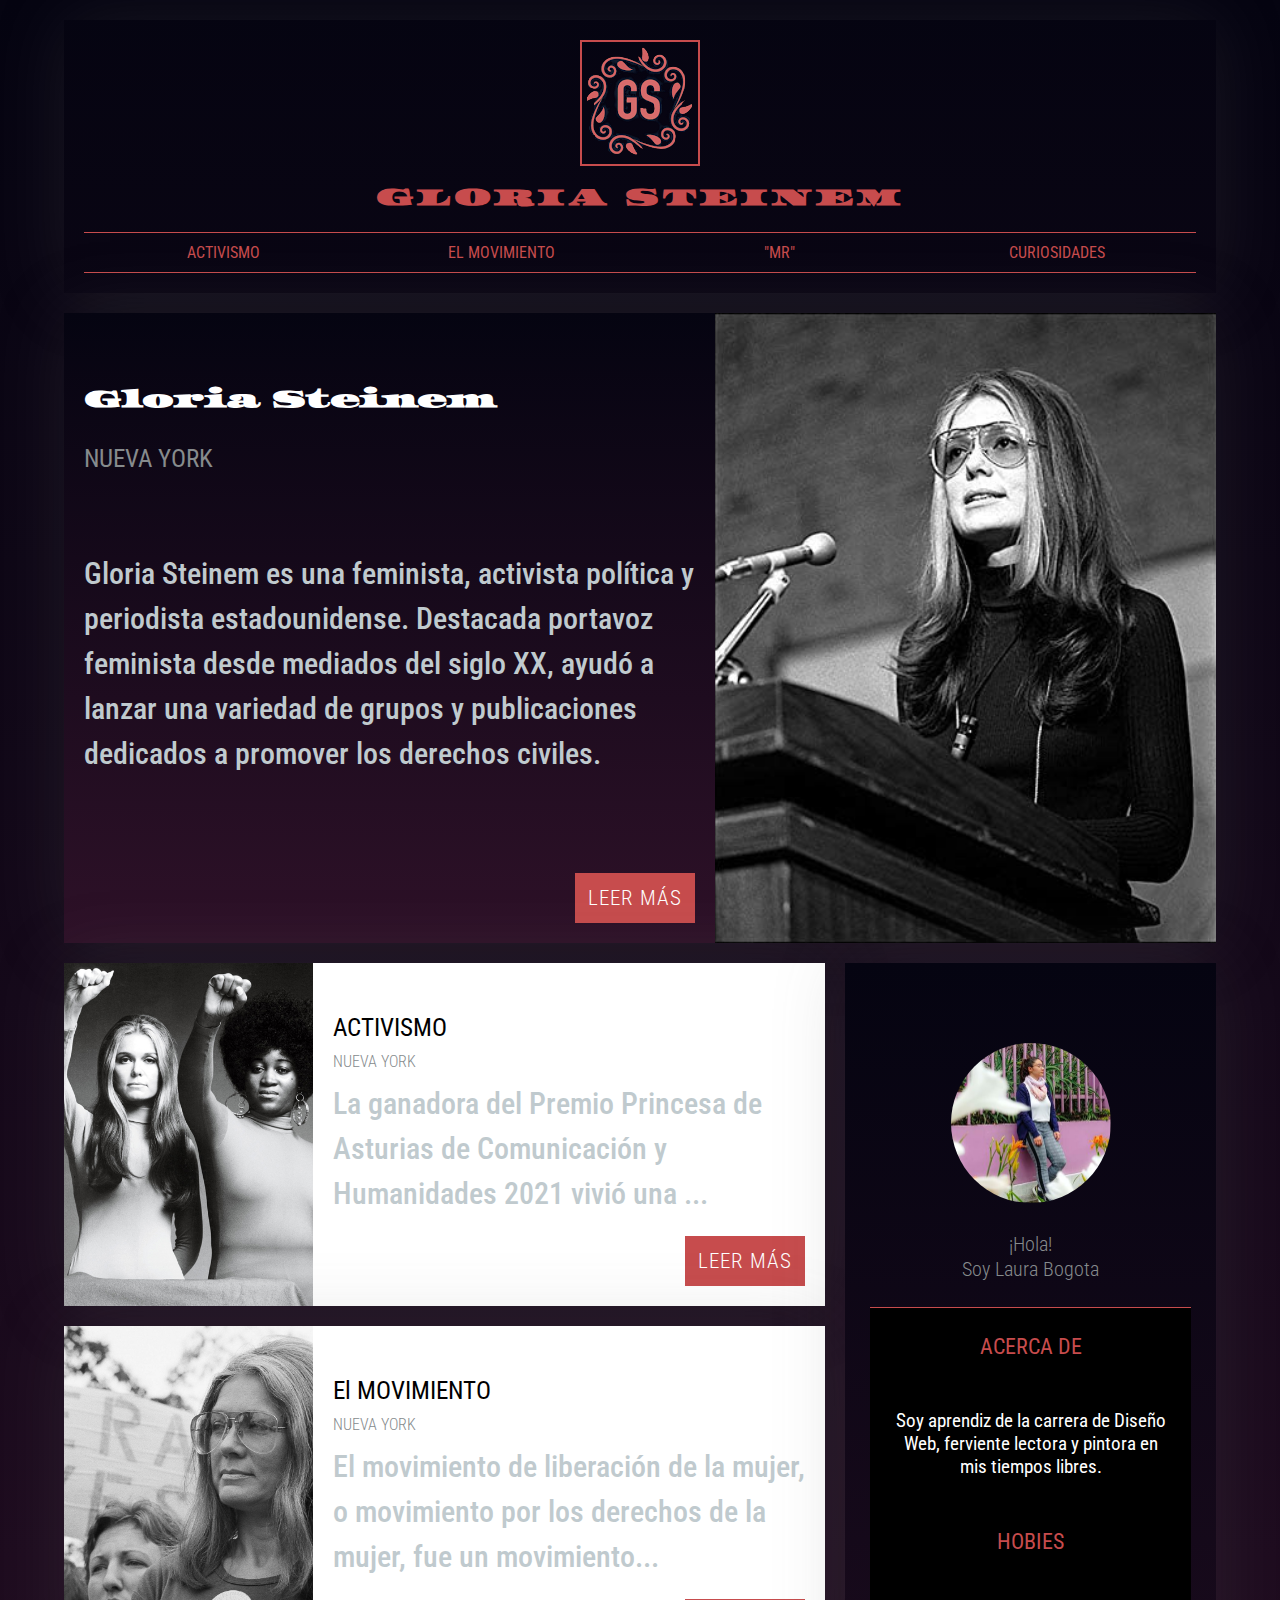
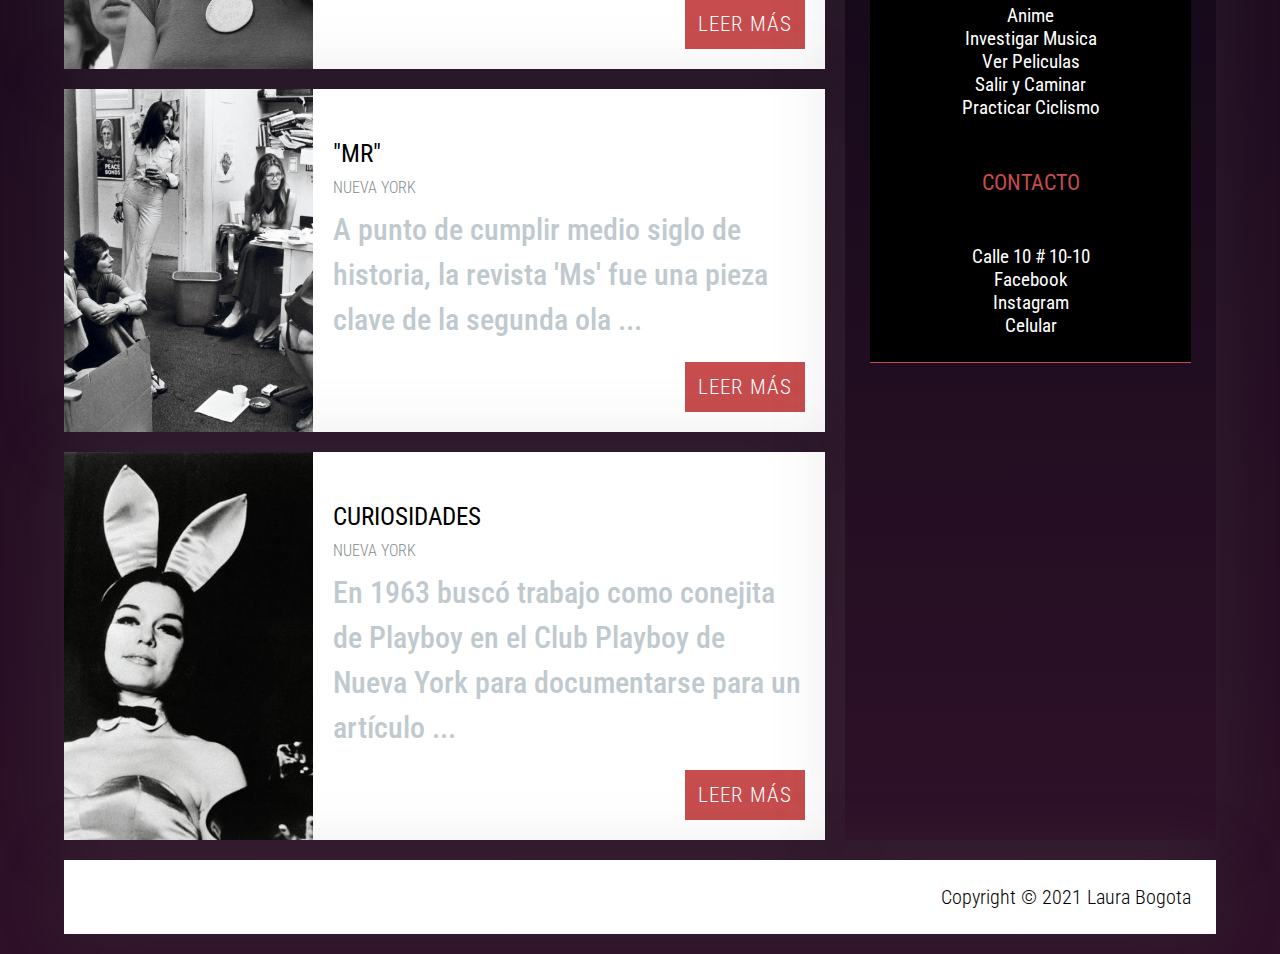
<file: index.html>
<!DOCTYPE html>
<html lang="es">
	<head>
		<meta charset="UTF-8" />
		<meta name="viewport" content="width=device-width, initial-scale=1.0" />
		<meta http-equiv="X-UA-Compatible" content="ie=edge" />
		<title>Bibliografia</title>
		<link href="https://fonts.googleapis.com/css?family=Roboto+Condensed:300,400,700&display=swap" rel="stylesheet"/>
		<link href="https://fonts.googleapis.com/css2?family=Asset&display=swap" rel="stylesheet">
		<link rel="stylesheet" href="style.css" />
        <link rel="shortcut icon" href="img/logo.png">
	</head>
	<body>
		<div class="contenedor">
			<header class="header">
				<div class="logo">
					<p class="iniciales-logo"><img src="img/logo.png" alt=""></p>
					<a href="index.html"><h1>Gloria Steinem</h1></a>
				</div>
				<nav class="menu">
					<a href="activismo.html">Activismo</a>
					<a href="movimiento.html">El Movimiento</a>
					<a href="mr.html">"MR"</a>
					<a href="curiosidades.html">Curiosidades</a>
				</nav>
			</header>

			<article class="articulo destacado">
				<div class="contenedor-texto">
					
					<img src="img/index.jpg" alt="" class="ver"/>
						
					<div>
						<h2 class="titulo-destacado">Gloria Steinem</h2>
						<p class="fecha">
							<time class="subtitulo">NUEVA YORK</time>
						</p> 
					</div>
					<p class="extracto">
						Gloria Steinem es una feminista, activista política y periodista estadounidense. Destacada portavoz feminista desde mediados del siglo XX, ayudó a lanzar una variedad de grupos y publicaciones dedicados a promover los derechos civiles.
					</p>
					<a href="activismo.html" class="btn-link">Leer más</a>
				</div>
				<div class="contenedor-thumbnail">
					<a href="activismo.html">
						<img src="img/index.jpg" alt="" class="esconder"/>
					</a>
				</div>
			</article>

			<main class="contenido">
				<article class="articulo">
					<div class="contenedor-thumbnail">
						<a href="activismo.html"><img src="img/acti.jpg" alt="" /></a>
					</div>
					<div class="contenedor-texto">
						<div>
							<h2 class="titulo">
								<a href="activismo.html">ACTIVISMO</a>
							</h2>
							<p class="subtitulo">
								<time>NUEVA YORK</time>
							</p>
						</div>
						<p class="extracto">
							La ganadora del Premio Princesa de Asturias de Comunicación y Humanidades 2021 vivió una ...
						</p>
						<a href="activismo.html" class="btn-link">Leer más</a>
					</div>
				</article>

				<article class="articulo">
					<div class="contenedor-thumbnail">
						<a href="movimiento.html"><img src="img/mov.jpg" alt="" /></a>
					</div>
					<div class="contenedor-texto">
						<div>
							<h2 class="titulo">
								<a href="movimiento.html">El MOVIMIENTO</a>
							</h2>
							<p class="subtitulo">
								<time>NUEVA YORK</time>
							</p>
						</div>
						<p class="extracto">
							El movimiento de liberación de la mujer, o movimiento por los derechos de la mujer, fue un movimiento...
						</p>
						<a href="movimiento.html" class="btn-link">Leer más</a>
					</div>
				</article>

				<article class="articulo">
					<div class="contenedor-thumbnail">
						<a href="mr.html"><img src="img/mr.jpg" alt="" /></a>
					</div>
					<div class="contenedor-texto">
						<div>
							<h2 class="titulo">
								<a href="mr.html">"MR"</a>
							</h2>
							<p class="subtitulo">
								<time>NUEVA YORK</time>
							</p>
						</div>
						<p class="extracto">
							A punto de cumplir medio siglo de historia, la revista 'Ms' fue una pieza clave de la segunda ola ...
						</p>
						<a href="mr.html" class="btn-link">Leer más</a>
					</div>
				</article>

				<article class="articulo">
					<div class="contenedor-thumbnail">
						<a href="curiosidades.html"><img src="img/curi.jpg" alt="" /></a>
					</div>
					<div class="contenedor-texto">
						<div>
							<h2 class="titulo">
								<a href="curiosidades.html">CURIOSIDADES</a>
							</h2>
							<p class="subtitulo">
								<time>NUEVA YORK</time>
							</p>
						</div>
						<p class="extracto">
							En 1963 buscó trabajo como conejita de Playboy en el Club Playboy de Nueva York para documentarse para un artículo ... 
						</p>
						<a href="curiosidades.html" class="btn-link">Leer más</a>
					</div>
				</article>
			</main>

			<aside class="sidebar">
				<div class="acerca-de">
					<img src="img/yo.png" class="img-perfil" alt="" />

					<div class="bio">
						<p class="titulo">¡Hola!</p>
						<p>
							Soy Laura Bogota
						</p>
					</div>
				</div>
				<nav class="menu">
					<a href="#">Acerca de</a>
					<time class="datos">Soy aprendiz de la carrera de Diseño Web, ferviente lectora y pintora en mis tiempos libres.  </time>
					<a href="#">Hobies</a>
					<time class="datos">
						<ul>
							<li>Anime</li>
							<li>Investigar Musica</li>
							<li>Ver Peliculas</li>
							<li>Salir y Caminar</li>
							<li>Practicar Ciclismo</li>
						</ul>
					</time>
					<a href="#">Contacto</a>
					<time class="datos">
						<ul>
							<li>Calle 10 # 10-10</li>
							<li>Facebook</li>
							<li>Instagram</li>
							<li>Celular</li>
						</ul>
					</time>
				</nav>
			</aside>

			<footer class="footer">
				<p>Copyright © 2021 Laura Bogota</p>
			</footer>
		</div>
	</body>
</html>
</file>
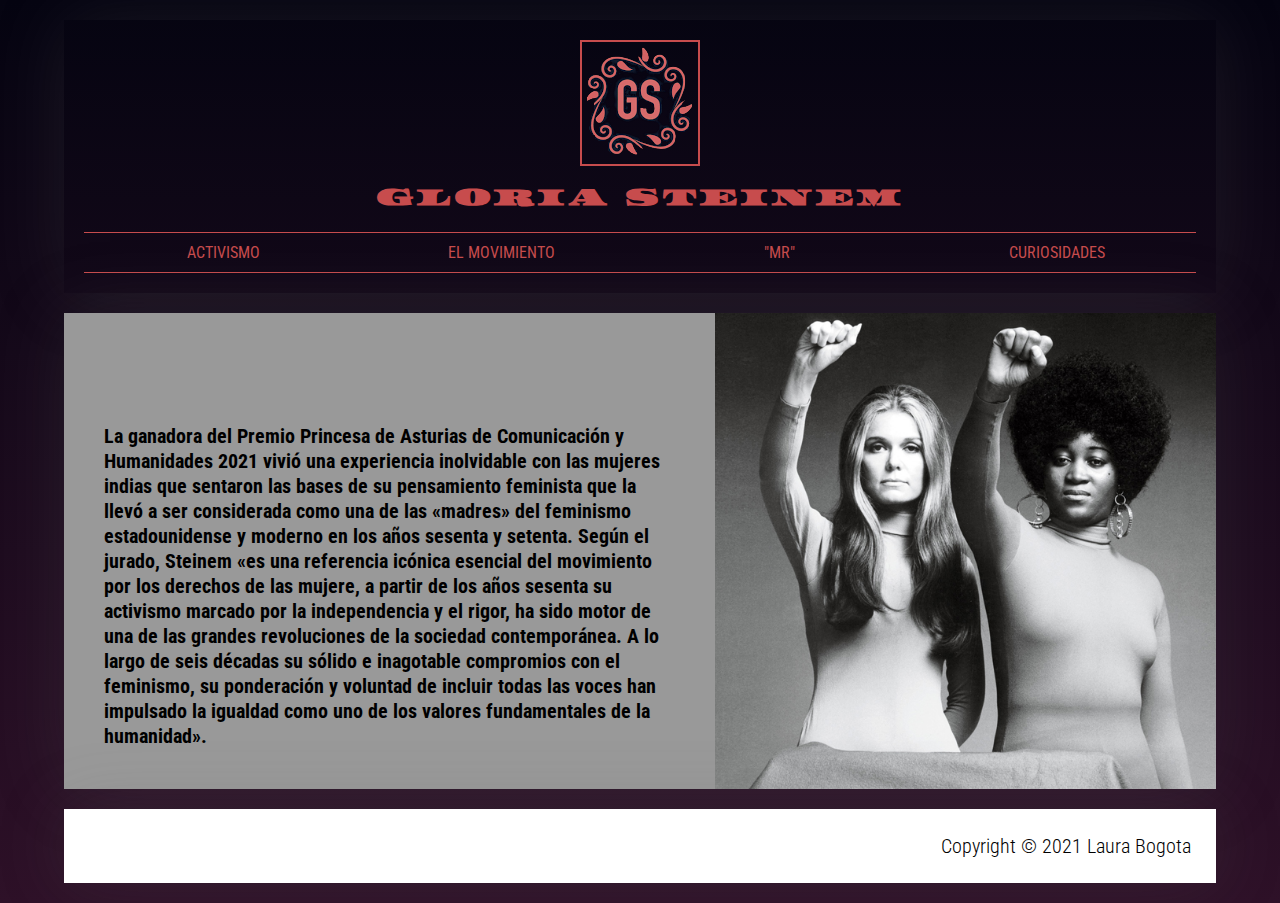
<file: activismo.html>
<!DOCTYPE html>
<html lang="es">
	<head>
		<meta charset="UTF-8" />
		<meta name="viewport" content="width=device-width, initial-scale=1.0" />
		<meta http-equiv="X-UA-Compatible" content="ie=edge" />
		<title>Bibliografia</title>
		<link href="https://fonts.googleapis.com/css?family=Roboto+Condensed:300,400,700&display=swap" rel="stylesheet"/>
		<link href="https://fonts.googleapis.com/css2?family=Asset&display=swap" rel="stylesheet">
		<link rel="stylesheet" href="style.css" />
        <link rel="shortcut icon" href="img/logo.png">
	</head>
	<body>
		<div class="contenedorActi">
			<header class="header">
				<div class="logo">
					<p class="iniciales-logo"><img src="img/logo.png" alt=""></p>
					<a href="index.html"><h1>Gloria Steinem</h1></a>
				</div>
				<nav class="menu">
					<a href="activismo.html">Activismo</a>
					<a href="movimiento.html">El Movimiento</a>
					<a href="mr.html">"MR"</a>
					<a href="curiosidades.html">Curiosidades</a>
				</nav>
			</header>

			<article class="articulo destacado-todas">
				<div class="contenedor-texto-todas">
					
					<img src="img/acti.jpg" alt="" class="ver"/>
					<div class="centrar">
                        <p class="articulo-todas">
                            La ganadora del Premio Princesa de Asturias de Comunicación y Humanidades 2021 vivió una experiencia inolvidable con las mujeres indias que sentaron las bases de su pensamiento feminista que la llevó a ser considerada como una de las «madres» del feminismo estadounidense y moderno en los años sesenta y setenta. Según el jurado, Steinem «es una referencia icónica esencial del movimiento por los derechos de las mujere, a partir de los años sesenta su activismo marcado por la independencia y el rigor, ha sido motor de una de las grandes revoluciones de la sociedad contemporánea. A lo largo de seis décadas su sólido e inagotable compromios con el feminismo, su ponderación y voluntad de incluir todas las voces han impulsado la igualdad como uno de los valores fundamentales de la humanidad».
                        </p>
                    </div>	
				</div>
				<div class="contenedor-thumbnail">
					<a href="#">
						<img src="img/acti.jpg" alt="" class="esconder"/>
					</a>
				</div>
			</article>

			<footer class="footer">
				<p>Copyright © 2021 Laura Bogota</p>
			</footer>
		</div>
	</body>
</html>
</file>
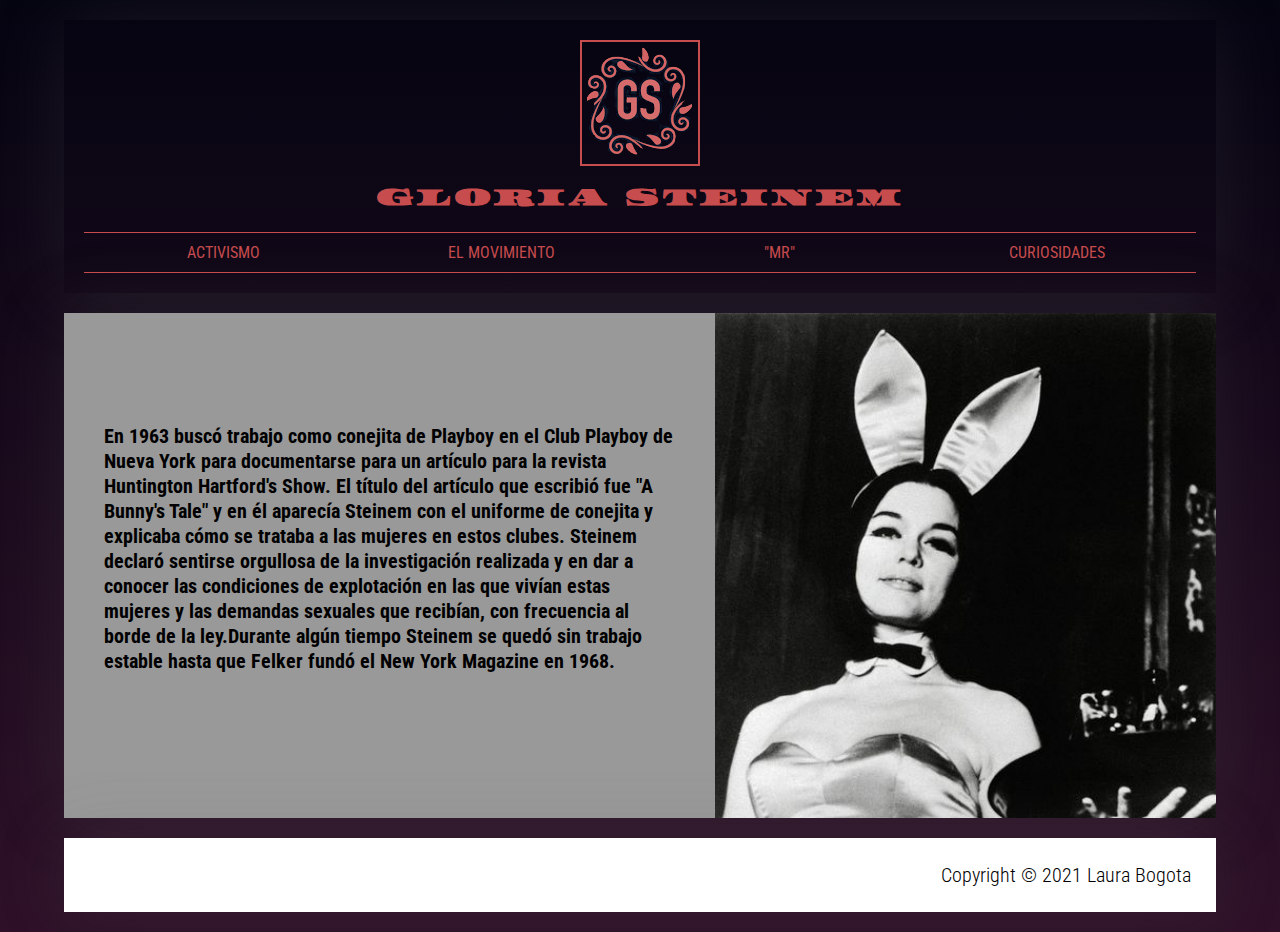
<file: curiosidades.html>
<!DOCTYPE html>
<html lang="es">
	<head>
		<meta charset="UTF-8" />
		<meta name="viewport" content="width=device-width, initial-scale=1.0" />
		<meta http-equiv="X-UA-Compatible" content="ie=edge" />
		<title>Bibliografia</title>
		<link href="https://fonts.googleapis.com/css?family=Roboto+Condensed:300,400,700&display=swap" rel="stylesheet"/>
		<link href="https://fonts.googleapis.com/css2?family=Asset&display=swap" rel="stylesheet">
		<link rel="stylesheet" href="style.css" />
        <link rel="shortcut icon" href="img/logo.png">
	</head>
	<body>
		<div class="contenedorActi">
			<header class="header">
				<div class="logo">
					<p class="iniciales-logo"><img src="img/logo.png" alt=""></p>
					<a href="index.html"><h1>Gloria Steinem</h1></a>
				</div>
				<nav class="menu">
					<a href="activismo.html">Activismo</a>
					<a href="movimiento.html">El Movimiento</a>
					<a href="mr.html">"MR"</a>
					<a href="curiosidades.html">Curiosidades</a>
				</nav>
			</header>

			<article class="articulo destacado-todas">
				<div class="contenedor-texto-todas">
					
					<img src="img/curi.jpg" alt="" class="ver"/>
					<div class="centrar">
                        <p class="articulo-todas">
							En 1963 buscó trabajo como conejita de Playboy en el Club Playboy de Nueva York para documentarse para un artículo para la revista Huntington Hartford's Show. El título del artículo que escribió fue "A Bunny's Tale" y en él aparecía Steinem con el uniforme de conejita y explicaba cómo se trataba a las mujeres en estos clubes. Steinem declaró sentirse orgullosa de la investigación realizada y en dar a conocer las condiciones de explotación en las que vivían estas mujeres y las demandas sexuales que recibían, con frecuencia al borde de la ley.Durante algún tiempo Steinem se quedó sin trabajo estable hasta que Felker fundó el New York Magazine en 1968.
                        </p>
                    </div>	
				</div>
				<div class="contenedor-thumbnail">
					<a href="#">
						<img src="img/curi.jpg" alt="" class="esconder"/>
					</a>
				</div>
			</article>

			<footer class="footer">
				<p>Copyright © 2021 Laura Bogota</p>
			</footer>
		</div>
	</body>
</html>
</file>
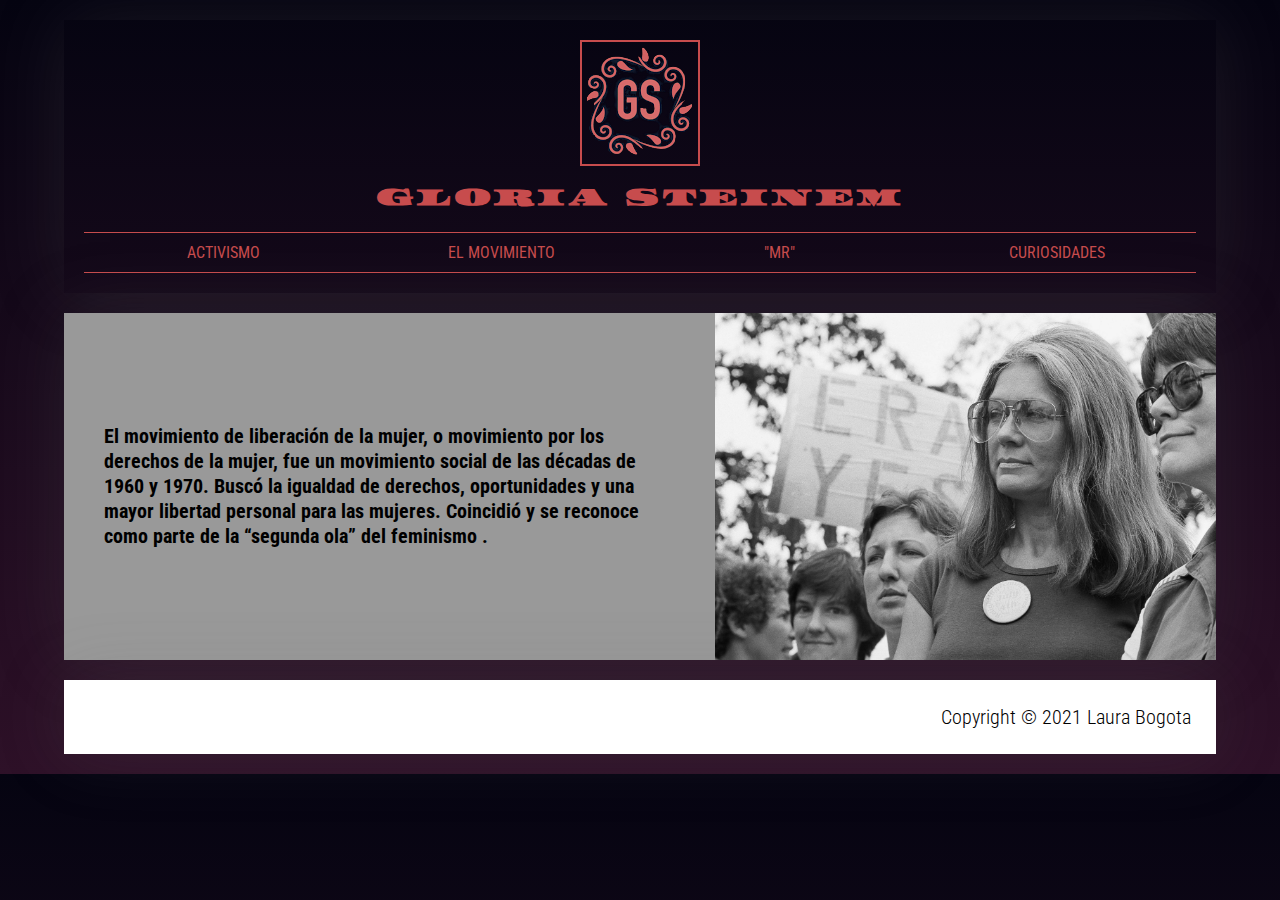
<file: movimiento.html>
<!DOCTYPE html>
<html lang="es">
	<head>
		<meta charset="UTF-8" />
		<meta name="viewport" content="width=device-width, initial-scale=1.0" />
		<meta http-equiv="X-UA-Compatible" content="ie=edge" />
		<title>Bibliografia</title>
		<link href="https://fonts.googleapis.com/css?family=Roboto+Condensed:300,400,700&display=swap" rel="stylesheet"/>
		<link href="https://fonts.googleapis.com/css2?family=Asset&display=swap" rel="stylesheet">
		<link rel="stylesheet" href="style.css" />
        <link rel="shortcut icon" href="img/logo.png">
	</head>
	<body>
		<div class="contenedorActi">
			<header class="header">
				<div class="logo">
					<p class="iniciales-logo"><img src="img/logo.png" alt=""></p>
					<a href="index.html"><h1>Gloria Steinem</h1></a>
				</div>
				<nav class="menu">
					<a href="activismo.html">Activismo</a>
					<a href="movimiento.html">El Movimiento</a>
					<a href="mr.html">"MR"</a>
					<a href="curiosidades.html">Curiosidades</a>
				</nav>
			</header>

			<article class="articulo destacado-todas">
				<div class="contenedor-texto-todas">
					
					<img src="img/mov.jpg" alt="" class="ver"/>
					<div class="centrar">
                        <p class="articulo-todas">
							El movimiento de liberación de la mujer, o movimiento por los derechos de la mujer, fue un movimiento social de las décadas de 1960 y 1970. Buscó la igualdad de derechos, oportunidades y una mayor libertad personal para las mujeres. Coincidió y se reconoce como parte de la “segunda ola” del feminismo .
                        </p>
                    </div>	
				</div>
				<div class="contenedor-thumbnail">
					<a href="#">
						<img src="img/mov.jpg" alt="" class="esconder"/>
					</a>
				</div>
			</article>

			<footer class="footer">
				<p>Copyright © 2021 Laura Bogota</p>
			</footer>
		</div>
	</body>
</html>
</file>
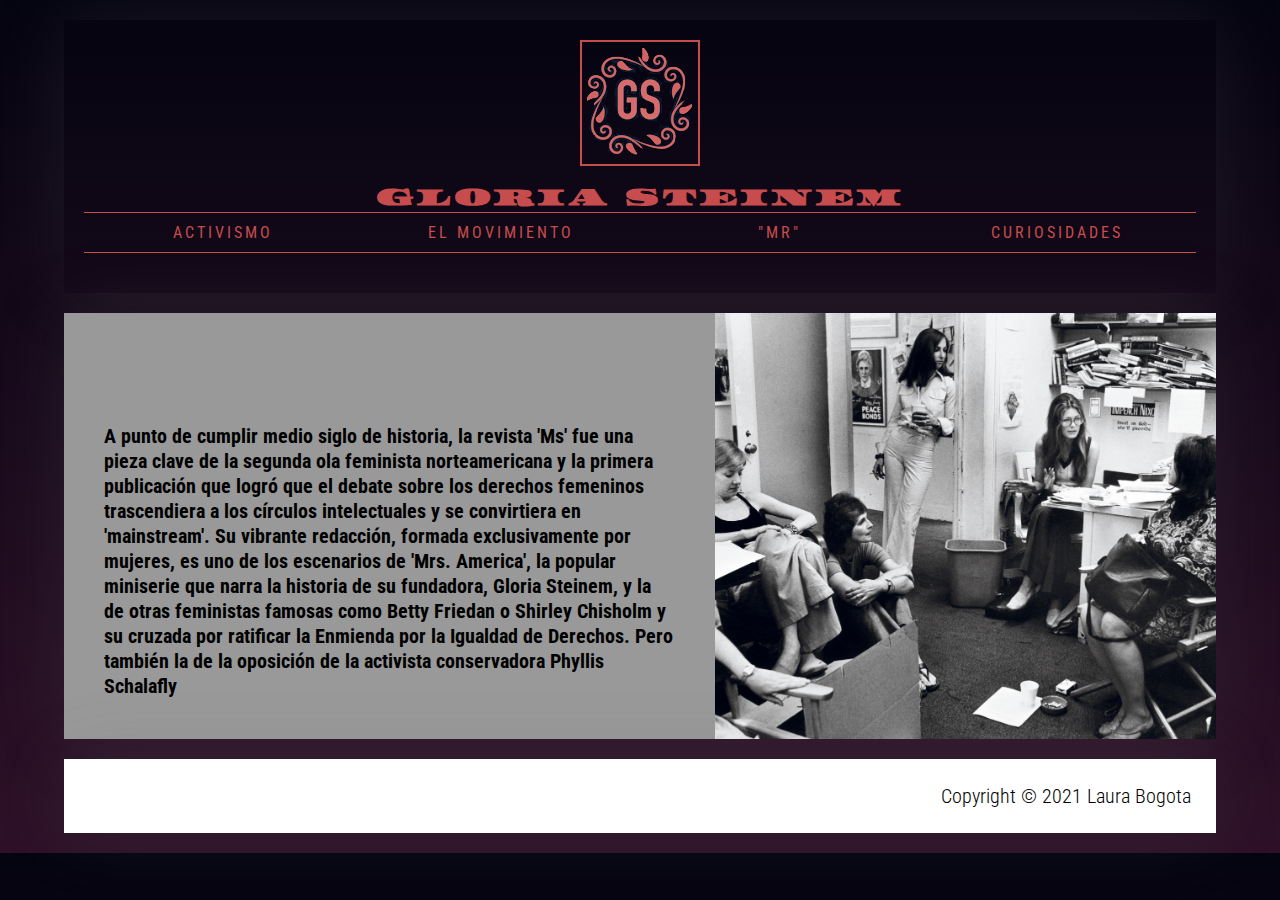
<file: mr.html>
<!DOCTYPE html>
<html lang="es">
	<head>
		<meta charset="UTF-8" />
		<meta name="viewport" content="width=device-width, initial-scale=1.0" />
		<meta http-equiv="X-UA-Compatible" content="ie=edge" />
		<title>Bibliografia</title>
		<link href="https://fonts.googleapis.com/css?family=Roboto+Condensed:300,400,700&display=swap" rel="stylesheet"/>
		<link href="https://fonts.googleapis.com/css2?family=Asset&display=swap" rel="stylesheet">
		<link rel="stylesheet" href="style.css" />
        <link rel="shortcut icon" href="img/logo.png">
	</head>
	<body>
		<div class="contenedorActi">
			<header class="header">
				<div class="logo">
					<p class="iniciales-logo"><img src="img/logo.png" alt=""></p>
					<a href="index.html"><h1>Gloria Steinem</h1></a>
				<nav class="menu">
					<a href="activismo.html">Activismo</a>
					<a href="movimiento.html">El Movimiento</a>
					<a href="mr.html">"MR"</a>
					<a href="curiosidades.html">Curiosidades</a>
				</nav>
			</header>

			<article class="articulo destacado-todas">
				<div class="contenedor-texto-todas">
					
					<img src="img/mr.jpg" alt="" class="ver"/>
					<div class="centrar">
                        <p class="articulo-todas"> 
							A punto de cumplir medio siglo de historia, la revista 'Ms' fue una pieza clave de la segunda ola feminista norteamericana y la primera publicación que logró que el debate sobre los derechos femeninos trascendiera a los círculos intelectuales y se convirtiera en 'mainstream'. Su vibrante redacción, formada exclusivamente por mujeres, es uno de los escenarios de 'Mrs. America', la popular miniserie que narra la historia de su fundadora, Gloria Steinem, y la de otras feministas famosas como Betty Friedan o Shirley Chisholm y su cruzada por ratificar la Enmienda por la Igualdad de Derechos. Pero también la de la oposición de la activista conservadora Phyllis Schalafly
                        </p>
                    </div>	
				</div>
				<div class="contenedor-thumbnail">
					<a href="#">
						<img src="img/mr.jpg" alt="" class="esconder"/>
					</a>
				</div>
			</article>

			<footer class="footer">
				<p>Copyright © 2021 Laura Bogota</p>
			</footer>
		</div>
	</body>
</html>
</file>
<file: style.css>
* {
	margin: 0;
	padding: 0;
	box-sizing: border-box;
}

body {
	font-family: 'Roboto Condensed', sans-serif;
	font-weight: 300;
	background: linear-gradient(rgb(5, 4, 17), rgb(46, 17, 40));
}

img {
	width: 100%;
	height: 100%;
	object-fit: cover;
}

a {
	text-decoration: none;
}

.contenedor {
	width: 90%;
	max-width: 1200px;
	margin: 20px auto;
	display: grid;
	grid-gap: 20px;
	grid-template-columns: repeat(3, 1fr);
	grid-template-rows: repeat(4, auto);
	grid-template-areas:
		'header			header   	header'
		'destacado		destacado 	destacado'
		'contenido		contenido 	aside'
		'footer	 		footer 		footer';
}


/* ---------- HEADER ----------*/
.header {
	grid-area: header;
	padding: 20px;
	box-shadow: 0px 0px 70px rgba(102, 102, 102, 0.2);
}

.header .logo {
	margin-bottom: 20px;
	text-transform: uppercase;
	text-align: center;
	letter-spacing: 3px;
}

.logo h1 {
	font-family: 'Asset',cursive;
	color: #C74C4D;
	font-size: 25px;
}

.logo .iniciales-logo {
	padding: 5px;
	border: 2px solid #C74C4D;
	display: inline-block;
	font-size: 16px;
	margin-bottom: 15px;
}

.menu {
	border-top: 1px solid #C74C4D;
	border-bottom: 1px solid #C74C4D;
	display: flex;
	justify-content: space-between;
}

.menu a {
	padding: 10px;
	color: #C74C4D;
	display: block;
	text-decoration: none;
	text-transform: uppercase;
	font-weight: 400;
	width: 100%;
	text-align: center;
	transition: 0.2s ease all;
	font-size: 16px;
}

.menu a:hover {
	background: #C74C4D;
	color: #fff;
}

/* ---------- Articulos ----------*/
.ver{
	display: none;
	visibility: hidden;
}

.articulo {
	display: flex;
	background: #fff;
	box-shadow: 0px 0px 70px rgba(102, 102, 102, 0.2);
}

.articulo .contenedor-texto {
	padding: 20px;
	width: 50%;
	display: flex;
	flex-direction: column;
	justify-content: space-between;
	width: 100%;
}

.articulo .contenedor-thumbnail {
	width: 50%;
}

.articulo .titulo-destacado{
	margin-top: 50px;
	padding-bottom: 20px;
	font-family: 'Asset',cursive;
	margin-bottom: 10px;
	font-size: 25px;
}

.articulo .titulo {
	margin-top: 30px;
	margin-bottom: 10px;
	font-size: 25px;
}

.articulo .titulo a {
	font-weight: 400;
	color: #000;
}

.articulo .subtitulo {
	font-size: 16px;
	color: #868b8d;
	margin-bottom: 10px;
}

.articulo .extracto {
	font-size: 30px; 
	line-height: 45px; 
	font-weight: 500;
	margin-bottom: 20px; 
	color: #c0cace;
}

/* ---------- Articulo Destacado ----------*/
.articulo.destacado {
	grid-area: destacado;
	color: #fff;
	background: linear-gradient(rgb(5, 4, 17), rgb(46, 17, 40));
	box-shadow: 0px 0px 70px rgba(102, 102, 102, 0.2);

	display: grid;
	grid-template-columns: 1.3fr 1fr;
}


.articulo.destacado .subtitulo{
	font-size: 25px;
	font-weight: 400;
}

.articulo.destacado .contenedor-thumbnail {
	min-height: 100%;
	width: 100%;
}

.articulo.destacado .contenedor-thumbnail a {
	display: inline-block;
	width: 100%;
	height: 100%;
}

.destacado .titulo a {
	color: #fff;
}

.destacado .titulo::after {
	content: '';
	margin: 0.625em 0; 
	display: block;
	background-color: #868686;
	width: 6em; 
	height: 1px;
}

.btn-link {
	color: #fff;
	cursor: pointer;
	display: inline-block;
	padding: 0.625em; 
	background-color: #C74C4D;
	font-size: 1.3em; 
	text-transform: uppercase;
	letter-spacing: 1px;
	align-self: flex-end;
}

.btn-link:hover {
	background: #000;
	text-decoration: none;
}

/*---------- CONTENIDO ----------*/
.contenido {
	grid-area: contenido;
	display: grid;
	grid-template-columns: 1;
	grid-gap: 20px; 
}

/*---------- SIDEBAR ----------*/
.sidebar {
	padding: 5em 25px; 
	text-align: center;
	min-height: 100px; 
	grid-area: aside;
	background: linear-gradient(rgb(5, 4, 17), rgb(46, 17, 40));
	color: #868b8d;
	box-shadow: 0px 0px 70px rgba(102, 102, 102, 0.2);
}

.sidebar .acerca-de img {
	border-radius: 100%;
	height: 10em; 
	width: 10em; 
	margin-bottom: 25px; 
}

.sidebar .bio {
	margin-bottom: 25px; 
	font-size: 20px; 
	line-height: 25px; 
}

.sidebar .menu {
	width: 100%;
	display: inline-block;
	background: #ccc;
}

.datos{
	padding: 25px; 
	color: #fff;
	background-color: #000;
	display: block;
	font-size: 1.2em;
	font-weight: 400;
}

nav time ul{
	list-style: none;
}

.sidebar .menu a {
	padding: 25px; 
	color: #C74C4D;
	background-color: #000;
	display: block;
	font-size: 1.4em;
	text-transform: uppercase;
}

.sidebar .menu a:hover {
	background: #262626;
}

/*---------- FOOTER ----------*/
.contenedor .footer {
	background: #fff;
	font-size: 20px; 
	grid-area: footer;
	padding: 25px; 
	text-align: right;
	box-shadow: 0px 0px 70px rgba(102, 102, 102, 0.2);
}	

/*Pagina Activismo*/
.contenedorActi {
	width: 90%;
	max-width: 1200px;
	margin: 20px auto;
	display: grid;
	grid-gap: 20px;
	grid-template-columns: repeat(2, 1fr);
	grid-template-rows: repeat(3, auto);
	grid-template-areas:
		'header			header   '
		'destacado		destacado'
		'footer	 		footer   ';
}



/*---------- FOOTER Activismo ----------*/
.contenedorActi .footer {
	background: #fff;
	font-size: 20px; 
	grid-area: footer;
	padding: 25px; 
	text-align: right;
	box-shadow: 0px 0px 70px rgba(102, 102, 102, 0.2);
}	

/*Todas las demas pantallas*/
/* ---------- Articulo Destacado ----------*/
.articulo.destacado-todas {
	grid-area: destacado;
	color: #fff;
	background: rgb(153, 153, 153);
	box-shadow: 0px 0px 70px rgba(102, 102, 102, 0.2);
	display: grid;
	grid-template-columns: 1.3fr 1fr;
}

.articulo.destacado-todas .articulo-todas{
	margin: 40px;
	margin-top: 17%;
	font-size: 20px; 
	line-height: 25px; 
	font-weight: 700;
	color: #000;
}

.articulo.destacado-todas .contenedor-thumbnail {
	min-height: 100%;
	width: 100%;
}

.articulo.destacado-todas .contenedor-thumbnail a {
	display: inline-block;
	width: 100%;
	height: 100%;
}

.destacado-todas .titulo a {
	color: #fff;
}

.destacado-todas .titulo::after {
	content: '';
	margin: 0.625em 0; 
	display: block;
	background-color: #868686;
	width: 6em; 
	height: 1px;
}


/*---------Responsivo---------*/
	@media (max-width:480px) {
		.contenedor {
			width: 90%;
			max-width: 1200px;
			margin: 20px auto;
			display: grid;
			grid-gap: 20px;
			grid-template-columns: repeat(1, 1fr);
			grid-template-rows: repeat(5, auto);
			grid-template-areas:
				'header'
				'destacado'
				'contenido'
				'aside'
				'footer';
		}

		.contenedorActi {
			width: 90%;
			max-width: 1200px;
			margin: 20px auto;
			display: grid;
			grid-gap: 20px;
			grid-template-columns: repeat(1, 1fr);
			grid-template-rows: repeat(3, auto);
			grid-template-areas:
				'header		'
				'destacado	'
				'footer	 	';
		}
		
		.menu {
			display: block;
		}
		.articulo.destacado{
			display: block;
		}

		.articulo{
			display: block;
		}
		.articulo .contenedor-thumbnail {
			width: 100%;
		}

		.ver{
			display:initial;
			visibility: visible;
		}

		.esconder{
			display: none;
			visibility: hidden;
		}
	}
</file>
